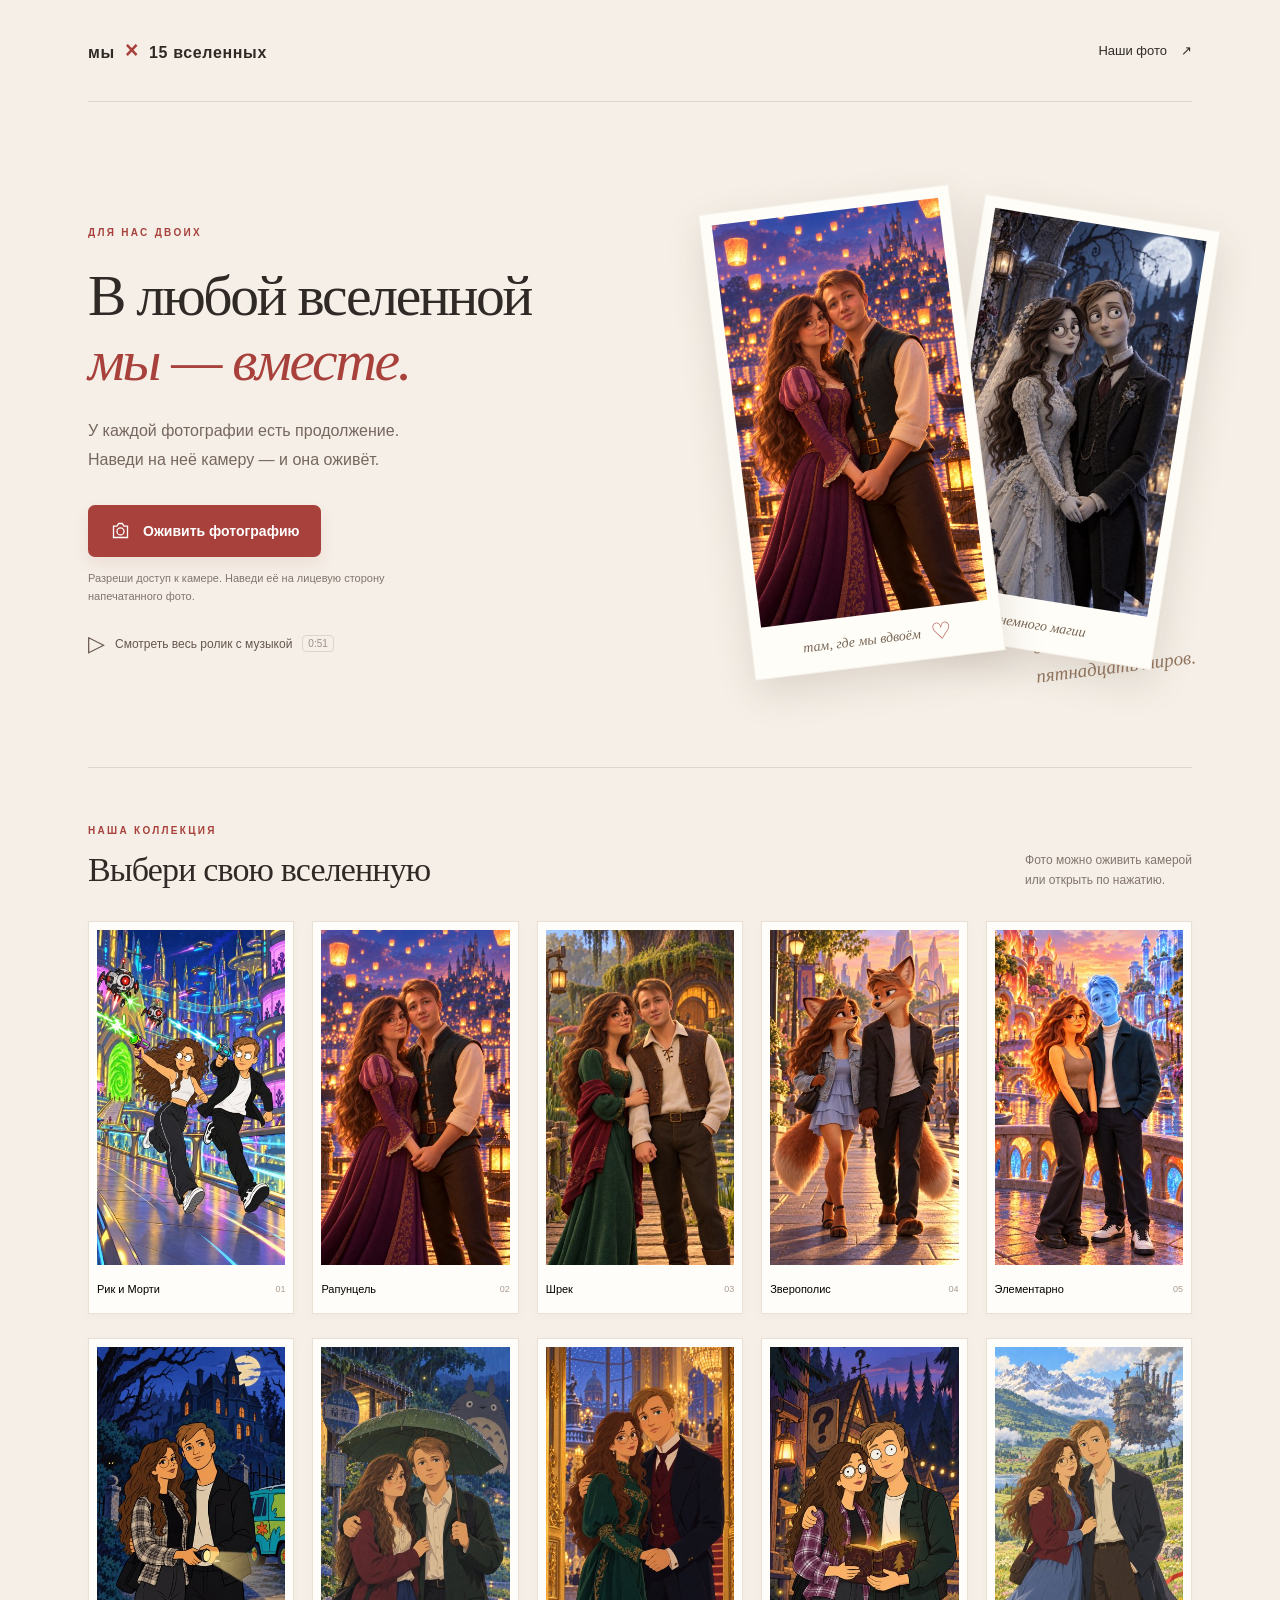
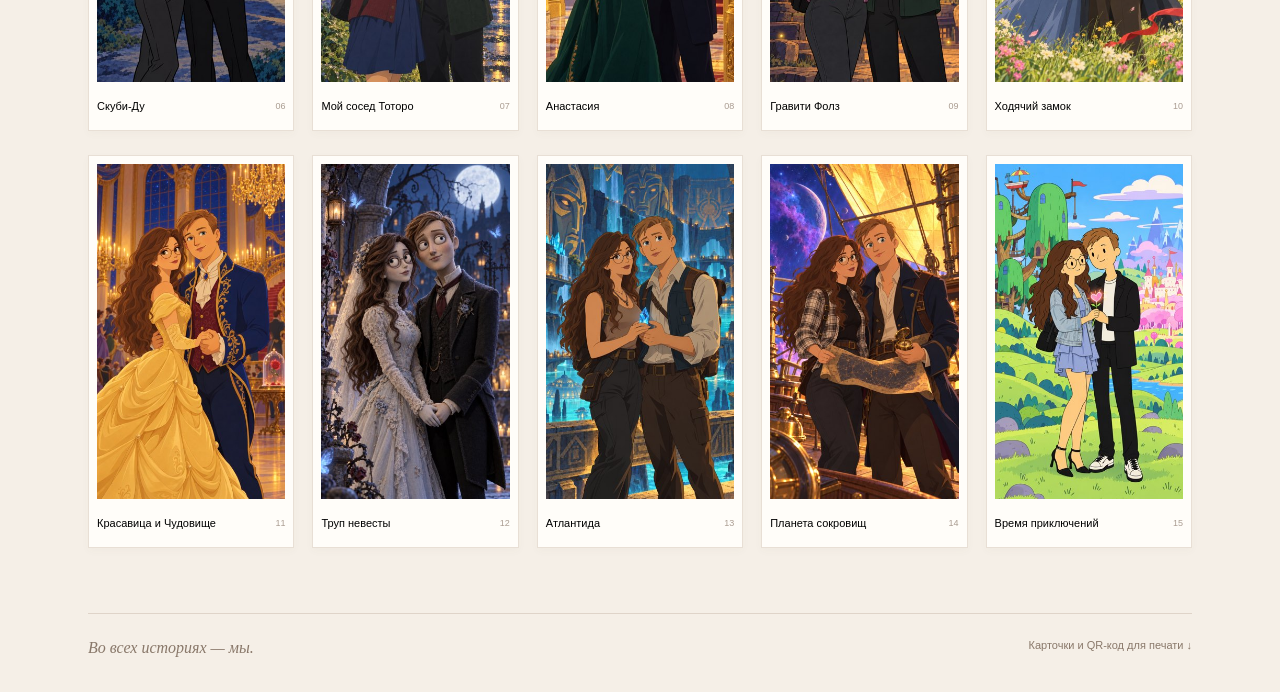
<file: index.html>
<!doctype html>
<html lang="ru">
<head>
  <meta charset="utf-8">
  <meta name="viewport" content="width=device-width,initial-scale=1,viewport-fit=cover">
  <meta name="theme-color" content="#f5efe7">
  <meta name="description" content="Пятнадцать мультвселенных, в которых мы вместе. Живые фотографии для нас двоих.">
  <meta name="robots" content="noindex,nofollow">
  <title>Наши мультвселенные</title>
  <link rel="icon" href="./heart.svg" type="image/svg+xml">
  <link rel="stylesheet" href="./styles.css">
  <script type="importmap">{"imports":{"three":"./vendor/three/build/three.module.js","three/addons/":"./vendor/three/examples/jsm/"}}</script>
  <script type="module" src="./app.js"></script>
</head>
<body>
  <main id="home">
    <header class="masthead"><a class="wordmark" href="./" aria-label="На главную">мы <span>×</span> 15 вселенных</a><a class="quiet-link" href="#collection">Наши фото <span aria-hidden="true">↗</span></a></header>
    <section class="hero" aria-labelledby="hero-title">
      <div class="hero-copy"><span class="eyebrow">ДЛЯ НАС ДВОИХ</span><h1 id="hero-title">В любой вселенной<br><em>мы — вместе.</em></h1><p class="intro">У каждой фотографии есть продолжение.<br>Наведи на неё камеру — и она оживёт.</p>
        <button id="start-camera" class="button primary" type="button"><svg viewBox="0 0 24 24" aria-hidden="true"><path d="M4 7h4l2-3h4l2 3h4v13H4z"/><circle cx="12" cy="13" r="4"/></svg>Оживить фотографию</button>
        <p class="camera-note">Разреши доступ к камере. Наведи её на лицевую сторону напечатанного фото.</p>
        <button id="open-film" class="text-button" type="button"><span aria-hidden="true">▷</span> Смотреть весь ролик с музыкой <span class="duration">0:51</span></button>
      </div>
      <div class="hero-art" aria-hidden="true"><div class="polaroid back-card"><img src="./assets/thumbs/12.jpg" alt=""><span>и немного магии</span></div><div class="polaroid front-card"><img src="./assets/photos/02.jpg" alt=""><span>там, где мы вдвоём <i>♡</i></span></div><span class="handwritten">одна история.<br>пятнадцать миров.</span></div>
    </section>
    <section id="collection" class="collection" aria-labelledby="collection-title"><div class="section-heading"><div><span class="eyebrow">НАША КОЛЛЕКЦИЯ</span><h2 id="collection-title">Выбери свою вселенную</h2></div><p>Фото можно оживить камерой<br>или открыть по нажатию.</p></div><div id="photo-grid" class="photo-grid" aria-busy="true"></div></section>
    <footer><span>Во всех историях — мы.</span><a href="./print/">Карточки и QR-код для печати <span aria-hidden="true">↓</span></a></footer>
  </main>
  <section id="camera-view" class="camera-view" aria-label="Камера живых фотографий" hidden>
    <div id="ar-container"></div>
    <div class="camera-top"><button id="close-camera" class="round-control" type="button" aria-label="Закрыть камеру">×</button><span class="camera-brand">Наши мультвселенные</span><button id="camera-help" class="round-control" type="button" aria-label="Как навести камеру">?</button></div>
    <div id="scan-frame" class="scan-frame" aria-hidden="true"><span></span><span></span><span></span><span></span></div>
    <div class="camera-bottom"><div id="scan-progress" class="spinner" aria-hidden="true"></div><p id="camera-status" role="status" aria-live="polite">Готовим камеру…</p><p id="camera-hint">Помести фотографию целиком в кадр. Держи телефон спокойно.</p><button id="replay" class="button light" type="button" hidden>Ещё раз</button></div>
    <video id="ar-video" playsinline webkit-playsinline muted preload="none" class="texture-video"></video>
  </section>
  <dialog id="video-dialog" aria-labelledby="video-title"><button id="close-dialog" class="dialog-close" type="button" aria-label="Закрыть видео">×</button><div class="dialog-content"><span class="eyebrow">НАША ИСТОРИЯ</span><h2 id="video-title">Наши мультвселенные</h2><video id="player" controls playsinline preload="none"></video><a id="download-clip" class="quiet-link" download>Скачать видео ↓</a></div></dialog>
  <div id="notice" class="notice" role="status" hidden></div>
</body>
</html>
</file>
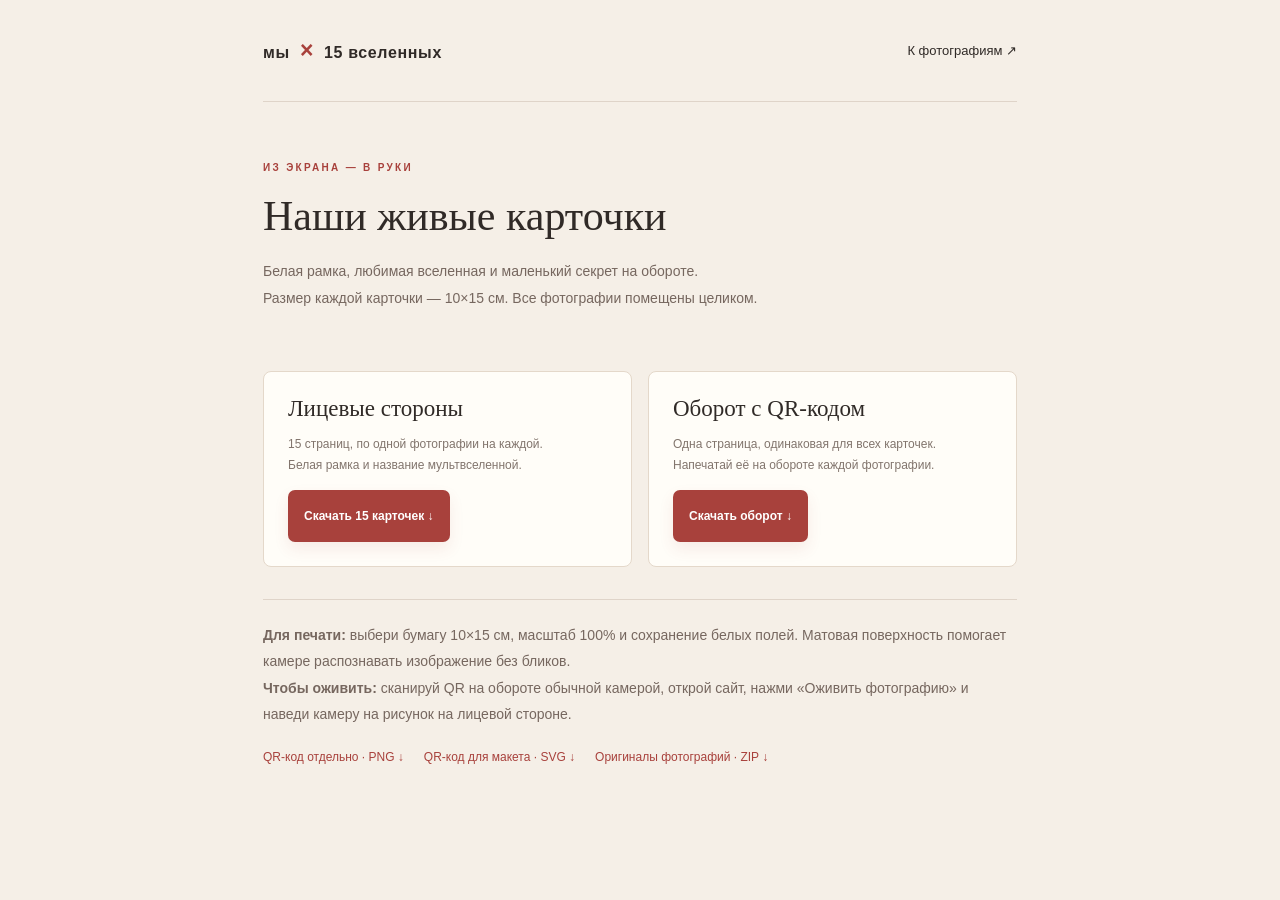
<file: print/index.html>
<!doctype html><html lang="ru"><head><meta charset="utf-8"><meta name="viewport" content="width=device-width,initial-scale=1"><meta name="robots" content="noindex,nofollow"><meta name="theme-color" content="#f5efe7"><title>Карточки для печати — Наши мультвселенные</title><link rel="icon" href="../heart.svg" type="image/svg+xml"><link rel="stylesheet" href="../styles.css"><style>main{max-width:850px}.print-intro{padding:55px 0 25px}.print-intro h1{font:400 42px/1.13 Georgia,serif;margin:18px 0}.print-intro p,.print-tips{font-size:14px;line-height:1.9;color:#76675f}.downloads{display:grid;grid-template-columns:1fr 1fr;gap:16px;margin:20px 0 32px}.download-card{background:#fffdf8;padding:24px;border:1px solid #e4d8ca;border-radius:8px}.download-card h2{font:400 23px Georgia,serif;margin:0 0 10px}.download-card p{font-size:12px;line-height:1.8;color:#82756d;min-height:44px}.download-card .button{font-size:12px;padding:14px 16px}.print-tips{padding:22px 0;border-top:1px solid #dfd4c9}.extra-downloads{display:flex;gap:20px;flex-wrap:wrap;padding-bottom:40px;font-size:12px;color:#a8413c}@media(max-width:600px){.downloads{grid-template-columns:1fr}.print-intro h1{font-size:35px}.download-card p{min-height:0}.print-intro{padding-top:35px}}</style></head><body><main><header class="masthead"><a class="wordmark" href="../">мы <span>×</span> 15 вселенных</a><a class="quiet-link" href="../">К фотографиям ↗</a></header><section class="print-intro"><span class="eyebrow">ИЗ ЭКРАНА — В РУКИ</span><h1>Наши живые карточки</h1><p>Белая рамка, любимая вселенная и маленький секрет на обороте.<br>Размер каждой карточки — 10×15 см. Все фотографии помещены целиком.</p></section><div class="downloads"><section class="download-card"><h2>Лицевые стороны</h2><p>15 страниц, по одной фотографии на каждой.<br>Белая рамка и название мультвселенной.</p><a class="button primary" href="./cards-front-10x15.pdf" download>Скачать 15 карточек ↓</a></section><section class="download-card"><h2>Оборот с QR-кодом</h2><p>Одна страница, одинаковая для всех карточек.<br>Напечатай её на обороте каждой фотографии.</p><a class="button primary" href="./cards-back-10x15.pdf" download>Скачать оборот ↓</a></section></div><div class="print-tips"><strong>Для печати:</strong> выбери бумагу 10×15 см, масштаб 100% и сохранение белых полей. Матовая поверхность помогает камере распознавать изображение без бликов.<br><strong>Чтобы оживить:</strong> сканируй QR на обороте обычной камерой, открой сайт, нажми «Оживить фотографию» и наведи камеру на рисунок на лицевой стороне.</div><div class="extra-downloads"><a href="./qr-code.png" download>QR-код отдельно · PNG ↓</a><a href="./qr-code.svg" download>QR-код для макета · SVG ↓</a><a href="../assets/print-originals.zip" download>Оригиналы фотографий · ZIP ↓</a></div></main></body></html>
</file>
<file: styles.css>
:root{font-family:ui-sans-serif,-apple-system,BlinkMacSystemFont,"Segoe UI",sans-serif;color:#302a27;background:#f5efe7;font-synthesis:none;--accent:#a8413c;--muted:#82756d;--line:#dfd4c9}*{box-sizing:border-box}html{scroll-behavior:smooth}body{margin:0}button,a{-webkit-tap-highlight-color:transparent}button{font:inherit;cursor:pointer}a{color:inherit;text-decoration:none}button:focus-visible,a:focus-visible{outline:3px solid #ac6e42;outline-offset:5px}button:disabled{opacity:.55;cursor:wait}main{max-width:1200px;margin:auto;padding:0 48px}.masthead{height:102px;display:flex;justify-content:space-between;align-items:center;border-bottom:1px solid var(--line)}.wordmark{font-size:16px;font-weight:650;letter-spacing:.04em}.wordmark span{font-size:23px;color:var(--accent);padding:0 5px}.quiet-link{font-size:13px;display:inline-flex;gap:14px;align-items:center}.hero{min-height:665px;display:grid;grid-template-columns:1.12fr 1fr;align-items:center;gap:40px;padding:75px 0 65px}.eyebrow{font-size:10px;letter-spacing:.23em;color:var(--accent);font-weight:700}.hero h1{font:400 clamp(38px,4.5vw,60px)/1.12 Georgia,"Times New Roman",serif;letter-spacing:-.04em;margin:24px 0}.hero h1 em{font-weight:400;color:var(--accent)}.intro{font-size:16px;line-height:1.8;color:#76675f;margin:0 0 30px}.button{border:0;border-radius:7px;min-height:52px;padding:15px 22px;display:inline-flex;align-items:center;justify-content:center;gap:12px;font-size:14px;font-weight:600;transition:transform .2s,background .2s}.button:active{transform:scale(.98)}.primary{background:var(--accent);color:white;box-shadow:0 7px 15px #a8413c18}.primary:hover{background:#913732}.button svg{width:21px;height:21px;fill:none;stroke:currentColor;stroke-width:1.5}.camera-note{max-width:320px;font-size:11px;line-height:1.7;color:var(--muted);margin:12px 0 25px}.text-button{border:0;background:transparent;padding:0;display:flex;align-items:center;gap:10px;color:#66574e;font-size:12px}.text-button>span:first-child{font-size:22px}.duration{font-size:10px;color:#9d9087;border:1px solid var(--line);border-radius:4px;padding:2px 5px}.hero-art{position:relative;height:500px;isolation:isolate}.polaroid{background:#fffdf8;padding:11px 11px 0;box-shadow:2px 14px 38px #59412c26;width:252px;border:1px solid #ddd4c647;position:absolute}.polaroid img{width:100%;display:block;aspect-ratio:9/16;object-fit:cover}.polaroid>span{height:51px;display:flex;justify-content:center;align-items:center;gap:10px;font:italic 14px Georgia,serif;color:#786654}.polaroid i{font-size:23px;color:#a8413c}.front-card{top:8px;left:36px;transform:rotate(-7deg);z-index:2}.back-card{top:20px;right:5px;transform:rotate(9deg);z-index:1;width:238px}.back-card img{filter:saturate(.72)}.handwritten{font:italic 19px/1.5 Georgia,serif;color:#927660;position:absolute;right:-3px;bottom:9px;transform:rotate(-7deg)}.collection{padding:52px 0 65px;border-top:1px solid var(--line);scroll-margin-top:25px}.section-heading{display:flex;align-items:end;justify-content:space-between;margin-bottom:30px;gap:25px}.section-heading h2{font:400 34px/1.2 Georgia,serif;letter-spacing:-.025em;margin:12px 0 0}.section-heading p{font-size:12px;line-height:1.7;color:var(--muted);margin:0}.photo-grid{display:grid;grid-template-columns:repeat(5,1fr);gap:24px 18px}.photo-card{display:block;border:1px solid #e8dfd5;background:#fffdf9;padding:8px 8px 0;text-align:left;box-shadow:0 3px 8px #65503f08;transition:transform .2s,box-shadow .2s}.photo-card:hover{transform:translateY(-4px) rotate(-1deg);box-shadow:0 10px 20px #65503f15}.photo-card img{width:100%;aspect-ratio:9/16;object-fit:cover;display:block}.card-caption{min-height:48px;display:flex;align-items:center;justify-content:space-between;gap:7px;font-size:11px}.card-caption b{font-weight:500}.card-caption span{color:#aa9c91;font-size:9px}footer{border-top:1px solid var(--line);padding:25px 0 35px;display:flex;justify-content:space-between;gap:15px;font-size:11px;color:#89786a}footer>span{font:italic 16px Georgia,serif}.camera-view{position:fixed;inset:0;background:#181614;z-index:50;color:#fff;overflow:hidden}.camera-view[hidden]{display:none}#ar-container{position:absolute;inset:0;overflow:hidden}#ar-container video{object-fit:cover}#ar-container canvas{display:block}.camera-top{position:absolute;inset:0 0 auto;display:flex;align-items:center;justify-content:space-between;padding:calc(16px + env(safe-area-inset-top)) 20px 28px;background:linear-gradient(#0008,transparent);z-index:4}.round-control{height:42px;width:42px;border:1px solid #ffffff40;border-radius:50%;color:#fff;background:#15151560;font-size:26px}.camera-brand{font:italic 18px Georgia,serif;text-shadow:0 2px 5px #0005}.camera-bottom{position:absolute;bottom:0;left:0;right:0;padding:40px 24px calc(28px + env(safe-area-inset-bottom));text-align:center;background:linear-gradient(transparent,#000b);z-index:4;pointer-events:none}.camera-bottom button{pointer-events:auto}.camera-bottom p{margin:8px 0}#camera-status{font-size:17px;font-weight:600}#camera-hint{font-size:12px;line-height:1.65;color:#eee9e1;max-width:330px;margin:0 auto 12px}.scan-frame{width:min(60vw,230px);aspect-ratio:9/16;position:absolute;top:48%;left:50%;transform:translate(-50%,-50%);z-index:3;opacity:.7;pointer-events:none}.scan-frame span{position:absolute;width:24px;height:24px;border-color:#fff;border-style:solid;border-width:0}.scan-frame span:nth-child(1){top:0;left:0;border-top-width:2px;border-left-width:2px}.scan-frame span:nth-child(2){top:0;right:0;border-top-width:2px;border-right-width:2px}.scan-frame span:nth-child(3){bottom:0;left:0;border-bottom-width:2px;border-left-width:2px}.scan-frame span:nth-child(4){bottom:0;right:0;border-bottom-width:2px;border-right-width:2px}.scan-frame.found{opacity:0}.light{background:#fffdf5;color:#3b322a;min-height:40px;font-size:12px;padding:10px 17px}.texture-video{position:fixed;left:-10px;top:-10px;width:1px;height:1px;opacity:.001;pointer-events:none}.spinner{width:23px;height:23px;border:2px solid #ffffff55;border-top-color:#fff;border-radius:50%;animation:spin .8s linear infinite;margin:0 auto 14px}.spinner[hidden]{display:none}@keyframes spin{to{transform:rotate(360deg)}}dialog{padding:0;background:#fffdf7;color:#302a27;border:0;border-radius:14px;width:min(420px,94vw);max-height:94dvh;box-shadow:0 20px 80px #0004}dialog::backdrop{background:#1b1511b8;backdrop-filter:blur(6px)}.dialog-close{position:absolute;right:12px;top:12px;border:0;background:#ece3d9;border-radius:50%;height:34px;width:34px;font-size:23px;z-index:1}.dialog-content{padding:30px 24px 22px}.dialog-content h2{font:400 25px Georgia,serif;margin:10px 30px 18px 0}.dialog-content video{display:block;background:#161411;width:100%;max-height:68dvh;border-radius:5px}.dialog-content .quiet-link{margin-top:15px;color:var(--accent)}.notice{position:fixed;bottom:calc(20px + env(safe-area-inset-bottom));left:50%;transform:translateX(-50%);background:#302a27;color:white;border-radius:10px;padding:15px 20px;width:min(440px,92vw);z-index:100;font-size:13px;line-height:1.6;box-shadow:0 10px 35px #0003}.notice[hidden]{display:none}.loading-card{aspect-ratio:9/17;background:#e9dfd3;border-radius:4px}
@media(max-width:950px){main{padding:0 28px}.hero{gap:15px;grid-template-columns:1fr .9fr}.hero-art{transform:scale(.87);transform-origin:center right}.front-card{left:-10px}.photo-grid{grid-template-columns:repeat(4,1fr)}}
@media(max-width:680px){main{padding:0 22px}.masthead{height:76px}.wordmark{font-size:13px}.masthead .quiet-link{font-size:11px}.hero{display:flex;flex-direction:column;align-items:stretch;gap:30px;padding:42px 0 40px;min-height:auto}.hero-copy{text-align:center}.hero h1{font-size:43px;margin:18px 0;line-height:1.12}.intro{font-size:14px;line-height:1.7;margin-bottom:24px}.camera-note{margin:12px auto 20px;max-width:285px}.text-button{margin:auto;justify-content:center}.hero-art{width:340px;max-width:100%;height:385px;margin:4px auto 0;transform:none}.polaroid{width:195px;padding:8px 8px 0}.polaroid>span{height:40px;font-size:12px}.front-card{left:24px;top:0}.back-card{width:180px;right:5px;top:20px}.handwritten{font-size:15px;right:0;bottom:-4px}.collection{padding:35px 0}.section-heading{display:block;margin-bottom:23px}.section-heading h2{font-size:28px}.section-heading p{margin-top:13px;font-size:11px}.section-heading p br{display:none}.photo-grid{grid-template-columns:repeat(3,1fr);gap:14px 10px}.photo-card{padding:5px 5px 0}.card-caption{min-height:44px;font-size:9px;line-height:1.35}.card-caption span{font-size:8px}footer{padding:22px 0;align-items:center}footer>span{font-size:13px}footer a{font-size:9px;max-width:118px;text-align:right;line-height:1.5}.camera-brand{font-size:16px}}
@media(prefers-reduced-motion:reduce){html{scroll-behavior:auto}*{transition:none!important}.spinner{animation-duration:1.8s}}

.photo-card img{height:auto}
</file>
